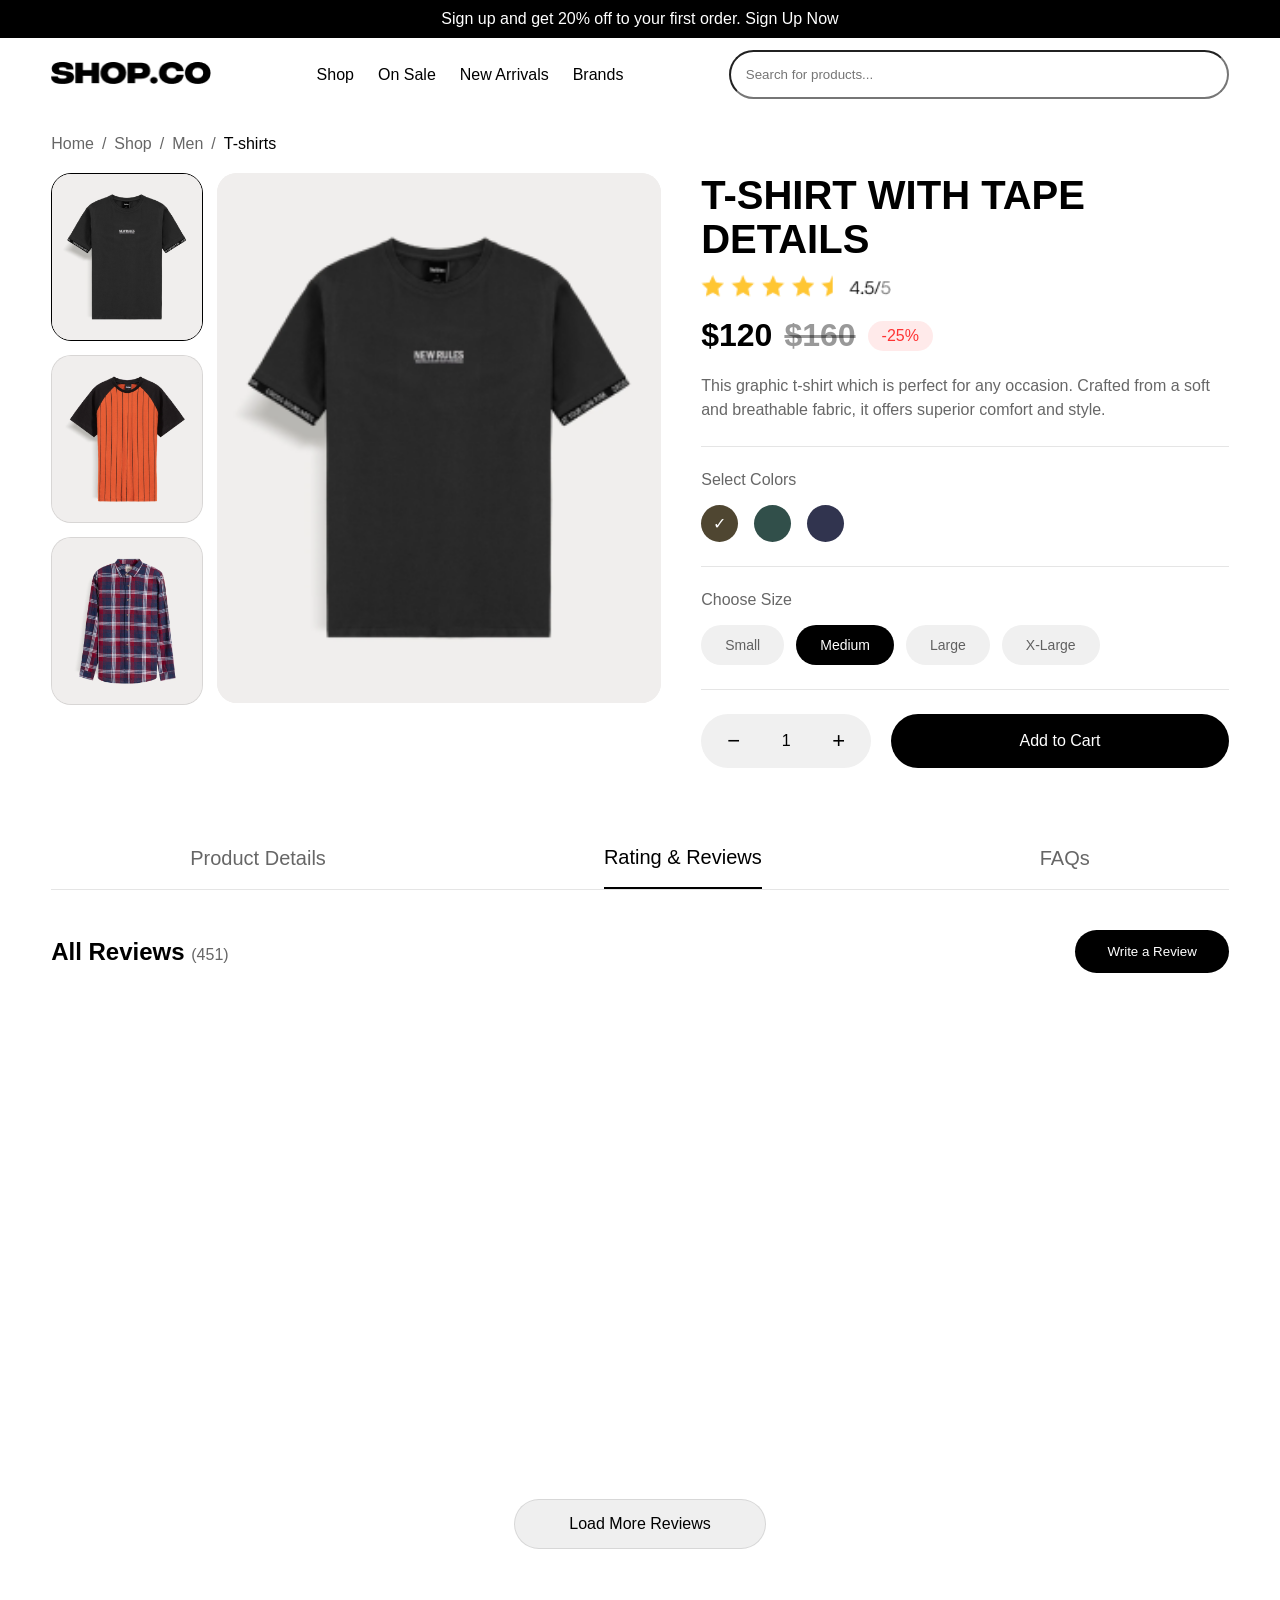
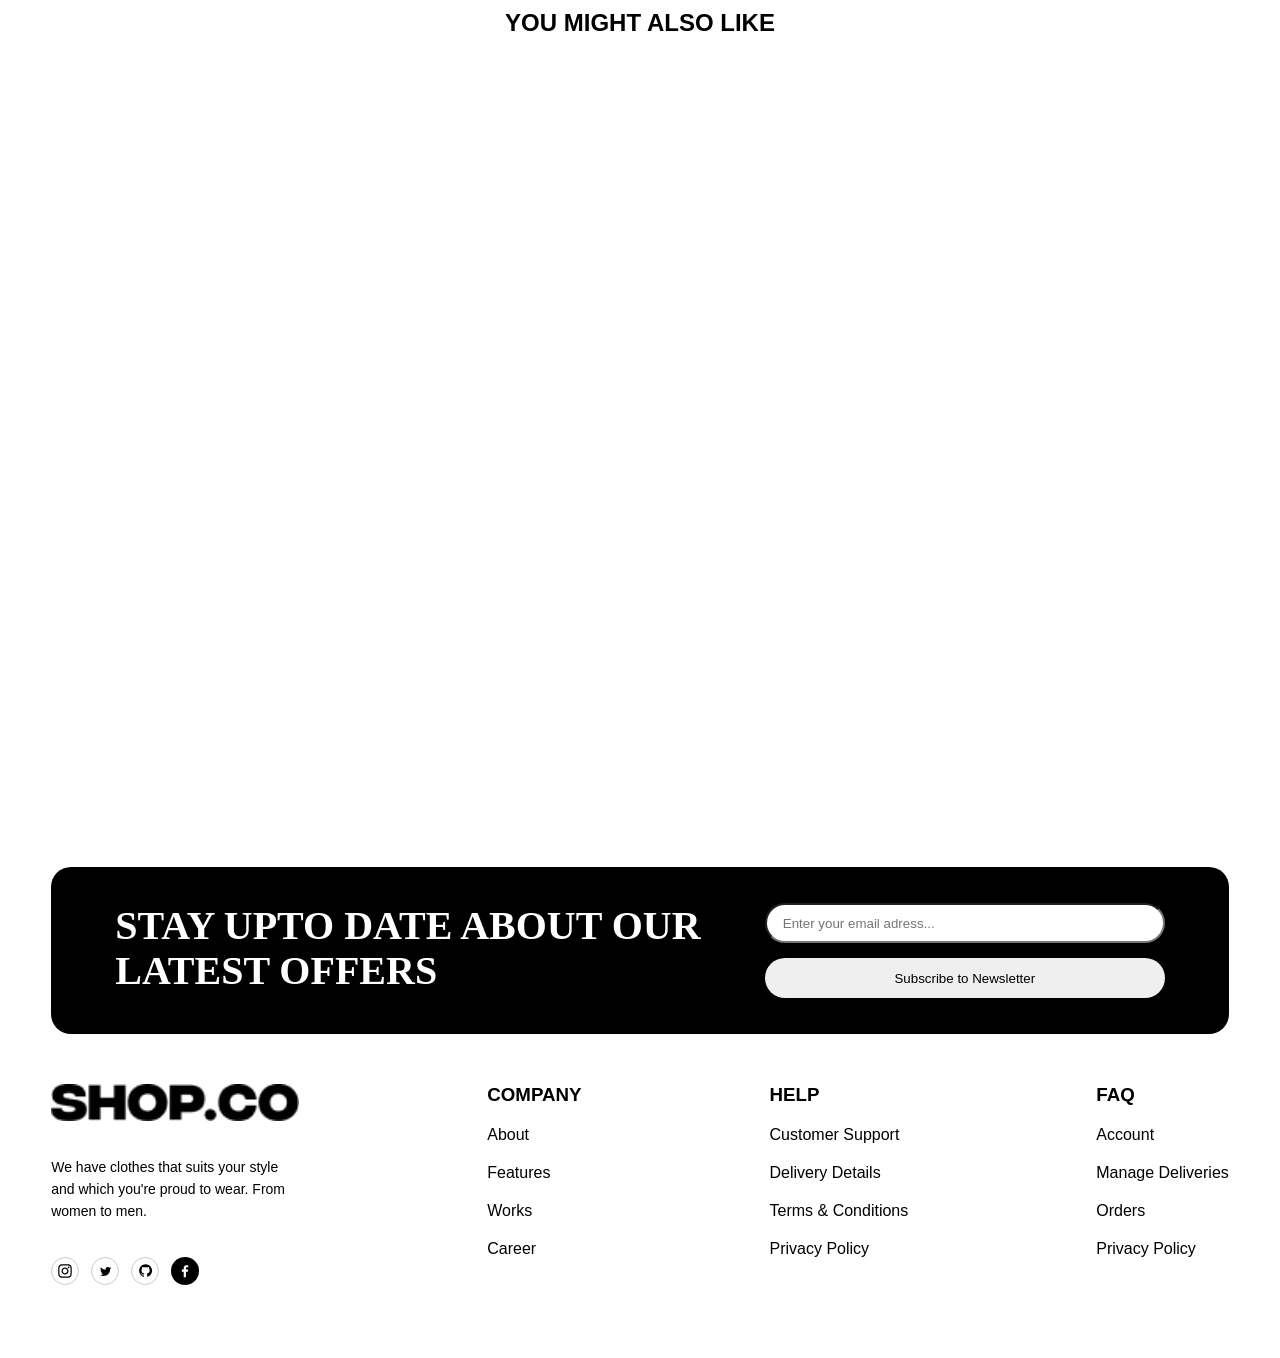
<file: detail.html>
<!doctype html>
<html lang="en">

<head>
  <meta charset="UTF-8" />
  <meta name="viewport" content="width=device-width, initial-scale=1.0" />
  <title>T-Shirt with Tape Details</title>
  <link rel="stylesheet" href="./style.css" />
  <link href="https://unpkg.com/aos@2.3.1/dist/aos.css" rel="stylesheet">
</head>

<body>
  <div class="register">
    Sign up and get 20% off to your first order. Sign Up Now
  </div>
  <nav class="nav container">
    <a href="./index.html"><img src="./images/SHOP.CO.png" alt="" class="logo" /></a>
    <ul class="nav-links">
      <li>Shop</li>
      <li>On Sale</li>
      <li>New Arrivals</li>
      <li>Brands</li>
    </ul>
    <input type="text" placeholder="Search for products..." class="search" />
  </nav>

  <div class="container">
    <div class="breadcrumb">
      <a href="./index.html">Home</a>
      <span>/</span>
      <a href="./index.html">Shop</a>
      <span>/</span>
      <a href="./index.html">Men</a>
      <span>/</span>
      <span class="current">T-shirts</span>
    </div>

    <section class="product">
      <div class="gallery">
        <div class="thumbs">
          <button class="thumb active" data-img="./images/Frame 32.png">
            <img src="./images/Frame 32.png" alt="" />
          </button>
          <button class="thumb" data-img="./images/Frame 38.png">
            <img src="./images/Frame 38.png" alt="" />
          </button>
          <button class="thumb" data-img="./images/Frame 34.png">
            <img src="./images/Frame 34.png" alt="" />
          </button>
        </div>
        <div class="main-image">
          <img id="mainImage" src="./images/Frame 32.png" alt="T-shirt with tape details" />
        </div>
      </div>

      <div class="info">
        <h1 class="product-title">T-SHIRT WITH TAPE DETAILS</h1>

        <div class="rating">
          <img src="./images/Frame 35.png" alt="Rated 4.5 out of 5" />
        </div>

        <div class="price">
          <span class="price-now">$120</span>
          <span class="price-was">$160</span>
          <span class="price-off">-25%</span>
        </div>

        <p class="product-desc">
          This graphic t-shirt which is perfect for any occasion. Crafted from a
          soft and breathable fabric, it offers superior comfort and style.
        </p>

        <hr />

        <div class="option">
          <p class="option-label">Select Colors</p>
          <div class="colors">
            <button class="color-swatch active" style="background:#4F4631" aria-label="Olive"></button>
            <button class="color-swatch" style="background:#314F4A" aria-label="Green"></button>
            <button class="color-swatch" style="background:#31344F" aria-label="Navy"></button>
          </div>
        </div>

        <hr />

        <div class="option">
          <p class="option-label">Choose Size</p>
          <div class="sizes">
            <button class="size-btn">Small</button>
            <button class="size-btn active">Medium</button>
            <button class="size-btn">Large</button>
            <button class="size-btn">X-Large</button>
          </div>
        </div>

        <hr />

        <div class="cart-row">
          <div class="qty">
            <button id="qtyMinus" aria-label="Decrease quantity">&minus;</button>
            <span id="qtyValue">1</span>
            <button id="qtyPlus" aria-label="Increase quantity">+</button>
          </div>
          <button class="add-to-cart">Add to Cart</button>
        </div>
      </div>
    </section>

    <section class="tabs">
      <div class="tab-head">
        <button class="tab-btn">Product Details</button>
        <button class="tab-btn active">Rating &amp; Reviews</button>
        <button class="tab-btn">FAQs</button>
      </div>

      <div class="reviews-head">
        <h2>All Reviews <span>(451)</span></h2>
        <button class="write-review">Write a Review</button>
      </div>

      <div class="reviews-grid">
        <div class="review-card" data-aos="zoom-out-up">
          <img src="./images/Frame 35.png" alt="5 stars" class="review-stars" />
          <h3>Samantha D. <img src="./images/Frame 58.png" alt="verified" /></h3>
          <p>"I absolutely love this t-shirt! The design is unique and the fabric
            feels so comfortable. As a fellow designer, I appreciate the attention
            to detail."</p>
          <span class="review-date">Posted on August 14, 2023</span>
        </div>
        <div class="review-card" data-aos="zoom-out-up">
          <img src="./images/Frame 35.png" alt="5 stars" class="review-stars" />
          <h3>Alex M. <img src="./images/Frame 58.png" alt="verified" /></h3>
          <p>"The t-shirt exceeded my expectations! The colors are vibrant and the
            print quality is top-notch. Being a graphic designer myself, I'm quite
            picky about aesthetics."</p>
          <span class="review-date">Posted on August 15, 2023</span>
        </div>
        <div class="review-card" data-aos="zoom-out-up">
          <img src="./images/Frame 35.png" alt="5 stars" class="review-stars" />
          <h3>Ethan R. <img src="./images/Frame 58.png" alt="verified" /></h3>
          <p>"This t-shirt is a must-have for anyone who appreciates good design.
            The minimalistic yet stylish pattern caught my eye."</p>
          <span class="review-date">Posted on August 16, 2023</span>
        </div>
        <div class="review-card" data-aos="zoom-out-up">
          <img src="./images/Frame 35.png" alt="5 stars" class="review-stars" />
          <h3>Olivia P. <img src="./images/Frame 58.png" alt="verified" /></h3>
          <p>"As a UI/UX designer, I value simplicity and functionality. This
            t-shirt not only represents those principles but also feels great to
            wear."</p>
          <span class="review-date">Posted on August 17, 2023</span>
        </div>
      </div>

      <div class="button_view_all">
        <button class="btn-all">Load More Reviews</button>
      </div>
    </section>

    <section class="also-like">
      <h1>YOU MIGHT ALSO LIKE</h1>
      <div class="cardwrapper">
        <div data-aos="zoom-out-up" class="card2">
          <img src="./images/Frame 33.png" alt="" />
          <h3>SKINNY FIT JEANS</h3>
          <img src="./images/Frame 39.png" alt="" />
          <h4>$240</h4>
        </div>
        <div data-aos="zoom-out-up" class="card3">
          <img src="./images/Frame 34.png" alt="" />
          <h3>CHECKERED SHIRT</h3>
          <img src="./images/Frame 40.png" alt="" />
          <h4>$180</h4>
        </div>
        <div data-aos="zoom-out-up" class="card4">
          <img src="./images/Frame 38.png" alt="" />
          <h3>SLEEVE STRIPED T-SHIRT</h3>
          <img src="./images/Frame 40.png" alt="" />
          <h4>$130</h4>
        </div>
        <div data-aos="zoom-out-up" class="card">
          <img src="./images/new3.png" alt="" />
          <h3>T-SHIRT WITH TAPE DETAILS</h3>
          <img src="./images/Frame 35.png" alt="" />
          <h4>$120</h4>
        </div>
      </div>
    </section>
  </div>

  <div class="container">
    <section>
      <div class="latestoffers">
        <div class="textlatestoffers">
          STAY UPTO DATE ABOUT OUR LATEST OFFERS
        </div>
        <div class="btnnewsletter">
          <input type="text" placeholder="Enter your email adress..." class="search1" />
          <button class="newsletter">Subscribe to Newsletter</button>
        </div>
      </div>
    </section>
  </div>

  <div class="container">
    <footer class="links">
      <div class="shopco">
        <img src="./images/SHOP.CO.png" alt="" />
        <p>
          We have clothes that suits your style and which you're proud to
          wear. From women to men.
        </p>
        <div class="social-wrapper">
          <img src="./images/3 (1).svg" alt="" />
          <img src="./images/1.svg" alt="" />
          <img src="./images/4.svg" alt="" />
          <img src="./images/2.svg" alt="" />
        </div>
      </div>
      <ul class="company-wrapper">
        <li>
          <h3>COMPANY</h3>
        </li>
        <li>
          <p>About</p>
        </li>
        <li>
          <p>Features</p>
        </li>
        <li>Works</li>
        <li>Career</li>
      </ul>
      <ul>
        <li>
          <h3>HELP</h3>
        </li>
        <li>Customer Support</li>
        <li>Delivery Details</li>
        <li>Terms &amp; Conditions</li>
        <li>Privacy Policy</li>
      </ul>
      <ul>
        <li>
          <h3>FAQ</h3>
        </li>
        <li>Account</li>
        <li>Manage Deliveries</li>
        <li>Orders</li>
        <li>Privacy Policy</li>
      </ul>
    </footer>
  </div>

  <script src="https://unpkg.com/aos@next/dist/aos.js"></script>
  <script>
    AOS.init();

    // Gallery thumbnail switching
   

    // Color / size selection
    const toggleGroup = (selector) => {
      document.querySelectorAll(selector).forEach((el) => {
        el.addEventListener("click", () => {
          el.parentElement.querySelector(".active")?.classList.remove("active");
          el.classList.add("active");
        });
      });
    };

    // Quantity stepper
    const qtyValue = document.getElementById("qtyValue");
    let qty = 1;
    document.getElementById("qtyMinus").addEventListener("click", () => {
      qty = Math.max(1, qty - 1);
      qtyValue.textContent = qty;
    });
   
  </script>
</body>

</html>
</file>
<file: style.css>
* {
  margin: 0;
  padding: 0;
  box-sizing: border-box;

  font-family: sans-serif;
}

html,
body {
  background: #fff;
  color: #000;
}

.container {
  width: 1239px;
  margin: 0 auto;
}

.register {
  background-color: black;
  color: #fff;
  text-align: center;
  height: 38px;
  display: flex;
  align-items: center;
  justify-content: center;
}
.hero {
  background-image: url(./images/Rectangle\ 2.png);
  height: 100vh;
  background-repeat: no-repeat;
  background-size: cover;
}
.logo {
  width: 160px;
  height: 22px;
}
nav {
  display: flex;

  justify-content: space-between;
  align-items: center;
  padding: 12px 0;

}
.nav-links {
  display: flex;
  list-style-type: none;

  gap: 24px;
}
.search {
  width: 500px;
  padding: 15px;
  border-radius: 62px;
}
.left {
  width: 596px;
  display: flex;
  flex-direction: column;
  justify-content: center;
  height: calc(100vh - 50px - 38px);
}

.newarrivals {
  margin: 40px;
  display: flex;
  justify-content: center;
}

.peple {
  margin: 20px;
}
.cardwrapper {
  display: flex;
  flex-wrap: wrap;
  justify-content: space-around;
}
.button_view_all {
  display: flex;
  justify-content: center;
  margin: 40px;
}
.line {
  display: flex;
  justify-content: center;
  margin: 60px;
}
.topselling {
  display: flex;
  justify-content: center;
  margin: 40px;
}
.cardwrapper1 {
  display: flex;
  flex-wrap: wrap;
  justify-content: space-around;
}
.dressstyle {
  display: flex;
  justify-content: center;
  margin: 40px;
}

.browse {
  background-color: #f0f0f0;
  padding: 64px;
}

.browse-title {
  font-family: Integral CF;
  font-weight: 700;
  font-style: Bold;
  font-size: 48px;
  leading-trim: NONE;
  line-height: 100%;
  letter-spacing: 0%;
  text-align: center;
  vertical-align: middle;
}

.style-wrapper div {
  height: 289px;
  border-radius: 20px;
  background-color: #fff;
}

.style-wrapper {
  display: flex;
  flex-wrap: wrap;
  gap: 20px;
}

.style-card1 {
  width: calc(35% - 20px);
  background-image: url(./images/image\ 11.png);
  width: 973;
  height: 649;
  angle: -180 deg;
  opacity: 1;
  top: -122px;
  left: -347px;
}

.style-card2 {
  width: 65%;
  background-image: url(./images/image\ 13.png);
  width: 1306;
  height: 870;
  angle: 0 deg;
  opacity: 1;
  top: -146px;
}

.style-card3 {
  width: 65%;
  background-image: url(./images/image\ 12.png);
  width: 770;
  height: 616;
  angle: 0 deg;
  opacity: 1;
  top: -163px;
  left: 42px;
}

.style-card4 {
  width: calc(35% - 20px);
  background-image: url(./images/image\ 14.png);
  width: 452;
  height: 677;
  angle: 0 deg;
  opacity: 1;
  top: -148px;
  left: 53px;
}
.customer-card {
  margin: 40px;
  padding: 15px;
  border: 1px solid;
  border-radius: 20px;
}
.customers {
  display: flex;
}

.latestoffers {
  color: white;
  background-color: black;
  width: 1240;
  height: 180;
  border-radius: 20px;
  display: flex;
  justify-content: space-between;
  padding-top: 36px;
  padding-right: 64px;
  padding-bottom: 36px;
  padding-left: 64px;
  angle: 0 deg;
  opacity: 1;
  top: 3781px;
  left: 100px;
}
.textlatestoffers {
  color: white;
  width: 551;
  height: 94;
  angle: 0 deg;
  opacity: 1;
  font-family: Integral CF;
  font-weight: 700;
  font-style: Bold;
  font-size: 40px;
  leading-trim: NONE;
  line-height: 45px;
  letter-spacing: 0%;
  display: flex;
}
button {
  border: none;
}
.newsletter {
  width: 400px;
  height: 40px;
  border-radius: 30px;
  padding-top: 12px;
  padding-right: 16px;
  padding-bottom: 12px;
  padding-left: 16px;
  gap: 12px;
  angle: 0 deg;
  opacity: 1;
}
.search1 {
  width: 400px;
  height: 40px;
  border-radius: 30px;
  padding-top: 12px;
  padding-right: 16px;
  padding-bottom: 12px;
  padding-left: 16px;
  gap: 12px;
  angle: 0 deg;
  opacity: 1;
}
.btnnewsletter {
  display: flex;
  flex-direction: column;
}
.shopco{
  width: 248px;
  height: 23px;
  display: flex;
  flex-direction: column;
  gap: 35px;
  opacity: 1;
  justify-content: space-around;


  font-family: Satoshi;
font-weight: 400;
font-style: Regular;
font-size: 14px;
line-height: 22px;
letter-spacing: 0px;

}

.social-wrapper {
  display: flex;
  gap: 12px;
  justify-content: space-between;

}

.social-wrapper{
  display: flex;
  width: 28px;
  height: 28px;
}
.company-wrapper {
}
li {
  list-style-type: none;
}

.brand-logo{
  object-fit: contain;
  height: 36px;
  
}

.owl-stage{
  height: 100px !important;
}

.brands{
  background-color: #000;

}

.brands-wrapper{
  display: flex;
        align-items: center;
        justify-content: space-between;
        padding: 0px 130px;
        width: 100%;
        background-color: var(--black);
        height: 150px;
}

.btn-all{

font-weight: 500;
font-style: Medium;
font-size: 16px;
line-height: 100%;
letter-spacing: 0%;


padding:  16px 54px;
border-radius: 62px;
border: 1px solid #0000001A;

}

button:hover{
  cursor: pointer;
}

.btnnewsletter{
  display: flex;
  gap: 15px;
}

.links{
  display: flex;
  justify-content: space-between;
  margin-top: 50px;
  margin-bottom: 100px;
}

.links ul{
  display: flex;
  flex-direction: column;
  gap: 20px;
}

a.card,
a.card h3,
a.card h4 {
  color: inherit;
  text-decoration: none;
}
a.card:hover {
  cursor: pointer;
  opacity: 0.85;
}

/* ===== Product detail page ===== */
.breadcrumb {
  display: flex;
  align-items: center;
  gap: 8px;
  margin: 24px 0 20px;
  color: #00000099;
  font-size: 16px;
}
.breadcrumb a {
  color: #00000099;
  text-decoration: none;
}
.breadcrumb .current {
  color: #000;
}

.product {
  display: flex;
  gap: 40px;
  margin-bottom: 60px;
}
.gallery {
  display: flex;
  gap: 14px;
}
.thumbs {
  display: flex;
  flex-direction: column;
  gap: 14px;
}
.thumb {
  width: 152px;
  height: 168px;
  border-radius: 20px;
  border: 1px solid #0000001a;
  background: #f0eeed;
  overflow: hidden;
  padding: 0;
  cursor: pointer;
}
.thumb.active {
  border: 1px solid #000;
}
.thumb img {
  width: 100%;
  height: 100%;
  object-fit: cover;
}
.main-image {
  width: 444px;
  height: 530px;
  border-radius: 20px;
  background: #f0eeed;
  overflow: hidden;
}
.main-image img {
  width: 100%;
  height: 100%;
  object-fit: cover;
}

.info {
  flex: 1;
}
.product-title {
  font-size: 40px;
  line-height: 1.1;
  font-weight: 700;
  margin-bottom: 14px;
}
.rating {
  margin-bottom: 14px;
}
.rating img {
  height: 24px;
}
.price {
  display: flex;
  align-items: center;
  gap: 12px;
  font-size: 32px;
  font-weight: 700;
  margin-bottom: 20px;
}
.price-was {
  color: #00000066;
  text-decoration: line-through;
}
.price-off {
  font-size: 16px;
  font-weight: 500;
  color: #ff3333;
  background: #ff33331a;
  border-radius: 62px;
  padding: 6px 14px;
}
.product-desc {
  color: #00000099;
  font-size: 16px;
  line-height: 1.5;
  margin-bottom: 24px;
}
.info hr {
  border: none;
  border-top: 1px solid #0000001a;
  margin: 24px 0;
}
.option-label {
  color: #00000099;
  font-size: 16px;
  margin-bottom: 16px;
}
.colors {
  display: flex;
  gap: 16px;
}
.color-swatch {
  width: 37px;
  height: 37px;
  border-radius: 50%;
  border: none;
  cursor: pointer;
  position: relative;
}
.color-swatch.active::after {
  content: "\2713";
  color: #fff;
  position: absolute;
  inset: 0;
  display: flex;
  align-items: center;
  justify-content: center;
  font-size: 16px;
}
.sizes {
  display: flex;
  gap: 12px;
  flex-wrap: wrap;
}
.size-btn {
  background: #f0f0f0;
  color: #00000099;
  border: none;
  border-radius: 62px;
  padding: 12px 24px;
  font-size: 14px;
  cursor: pointer;
}
.size-btn.active {
  background: #000;
  color: #fff;
}
.cart-row {
  display: flex;
  gap: 20px;
}
.qty {
  display: flex;
  align-items: center;
  justify-content: space-between;
  background: #f0f0f0;
  border-radius: 62px;
  padding: 0 20px;
  min-width: 170px;
}
.qty button {
  background: none;
  font-size: 22px;
  padding: 14px 6px;
  cursor: pointer;
}
.add-to-cart {
  flex: 1;
  background: #000;
  color: #fff;
  border-radius: 62px;
  padding: 16px 54px;
  font-size: 16px;
  cursor: pointer;
}

/* Tabs + reviews */
.tabs {
  margin-bottom: 60px;
}
.tab-head {
  display: flex;
  justify-content: space-around;
  border-bottom: 1px solid #0000001a;
  margin-bottom: 40px;
}
.tab-btn {
  background: none;
  padding: 18px 0;
  font-size: 20px;
  color: #00000099;
  cursor: pointer;
}
.tab-btn.active {
  color: #000;
  border-bottom: 2px solid #000;
}
.reviews-head {
  display: flex;
  justify-content: space-between;
  align-items: center;
  margin-bottom: 24px;
}
.reviews-head h2 {
  font-size: 24px;
}
.reviews-head h2 span {
  color: #00000099;
  font-size: 16px;
  font-weight: 400;
}
.write-review {
  background: #000;
  color: #fff;
  border-radius: 62px;
  padding: 14px 32px;
  cursor: pointer;
}
.reviews-grid {
  display: grid;
  grid-template-columns: repeat(2, 1fr);
  gap: 20px;
}
.review-card {
  border: 1px solid #0000001a;
  border-radius: 20px;
  padding: 28px 32px;
}
.review-stars {
  height: 20px;
  margin-bottom: 14px;
}
.review-card h3 {
  display: flex;
  align-items: center;
  gap: 8px;
  font-size: 20px;
  margin-bottom: 10px;
}
.review-card h3 img {
  height: 20px;
}
.review-card p {
  color: #00000099;
  line-height: 1.5;
  margin-bottom: 14px;
}
.review-date {
  color: #00000099;
  font-size: 14px;
}

.also-like {
  margin-bottom: 60px;
}
.also-like h1 {
  text-align: center;
  margin: 40px 0;
}

@media (max-width: 1280px) {
  .container {
    width: 92%;
  }
}
@media (max-width: 900px) {
  .product {
    flex-direction: column;
  }
  .gallery {
    flex-direction: column-reverse;
  }
  .thumbs {
    flex-direction: row;
  }
  .main-image {
    width: 100%;
    height: auto;
  }
  .reviews-grid {
    grid-template-columns: 1fr;
  }
}
</file>
